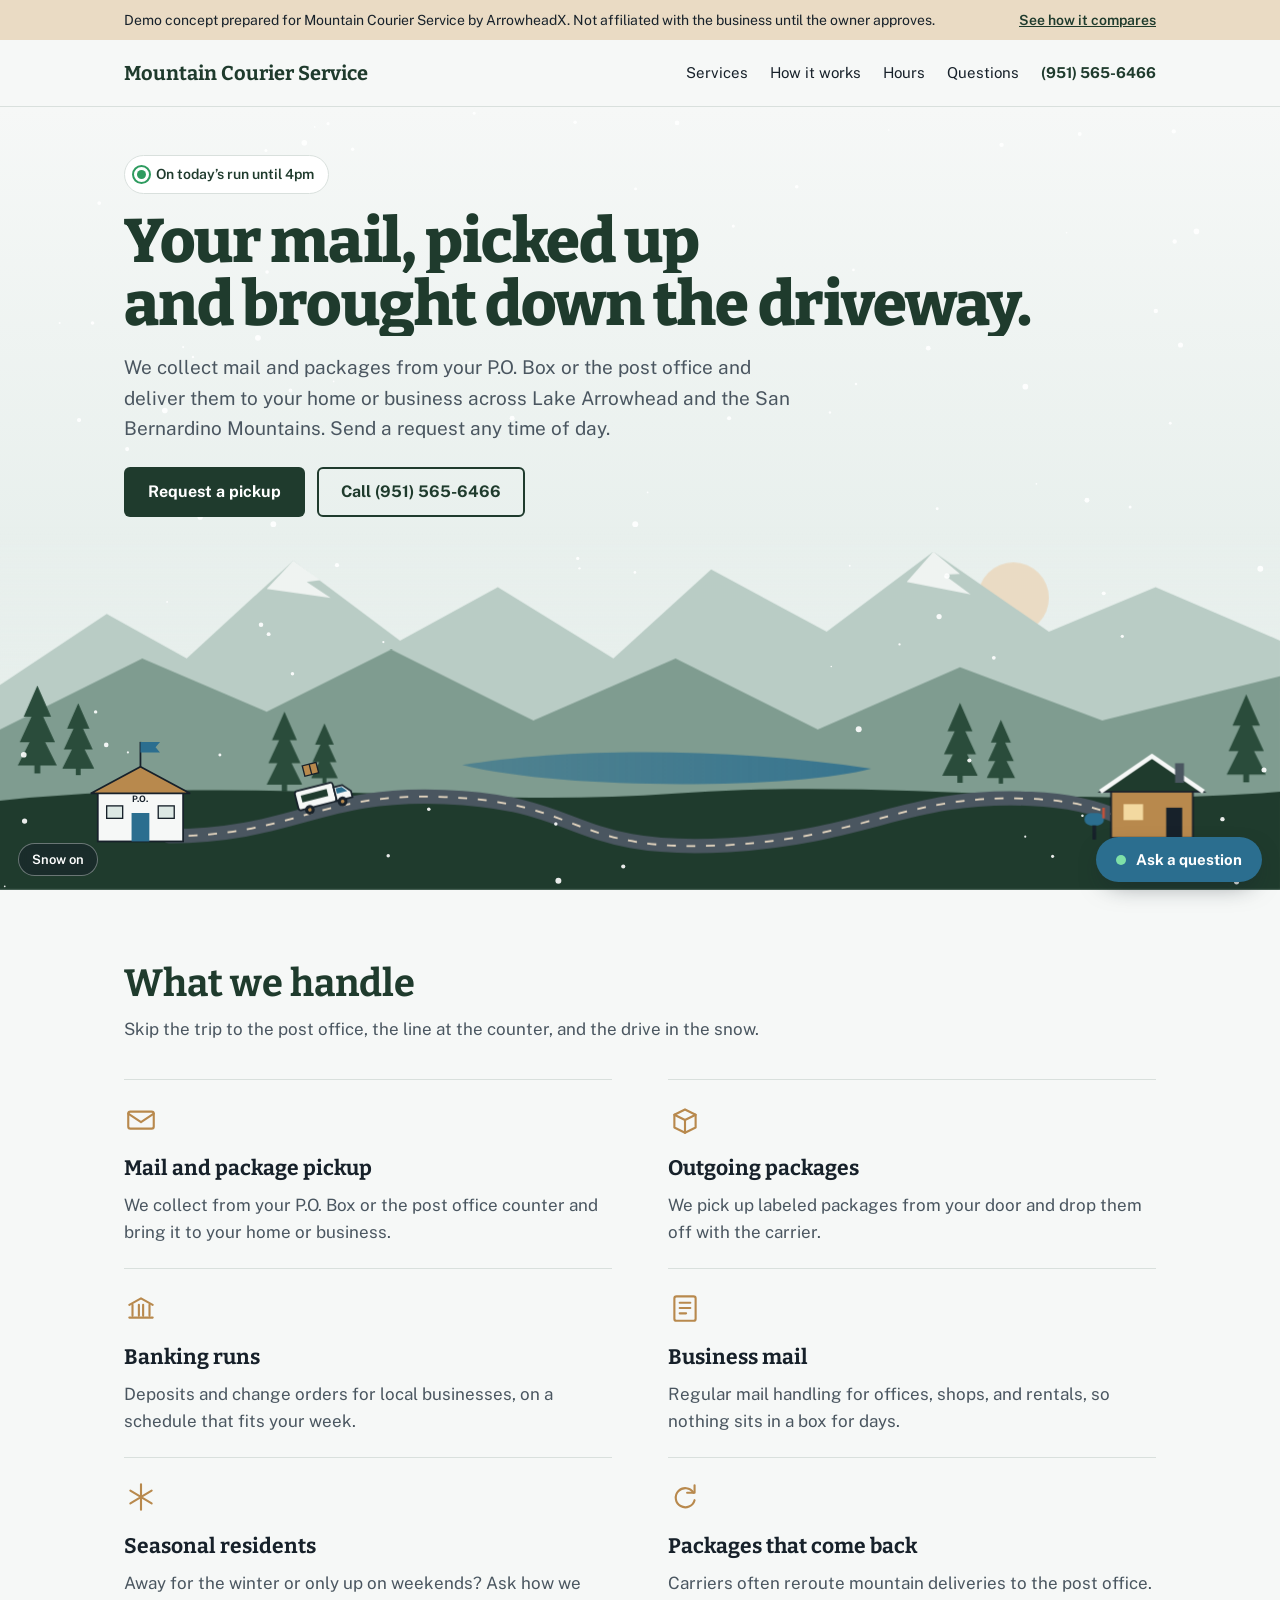
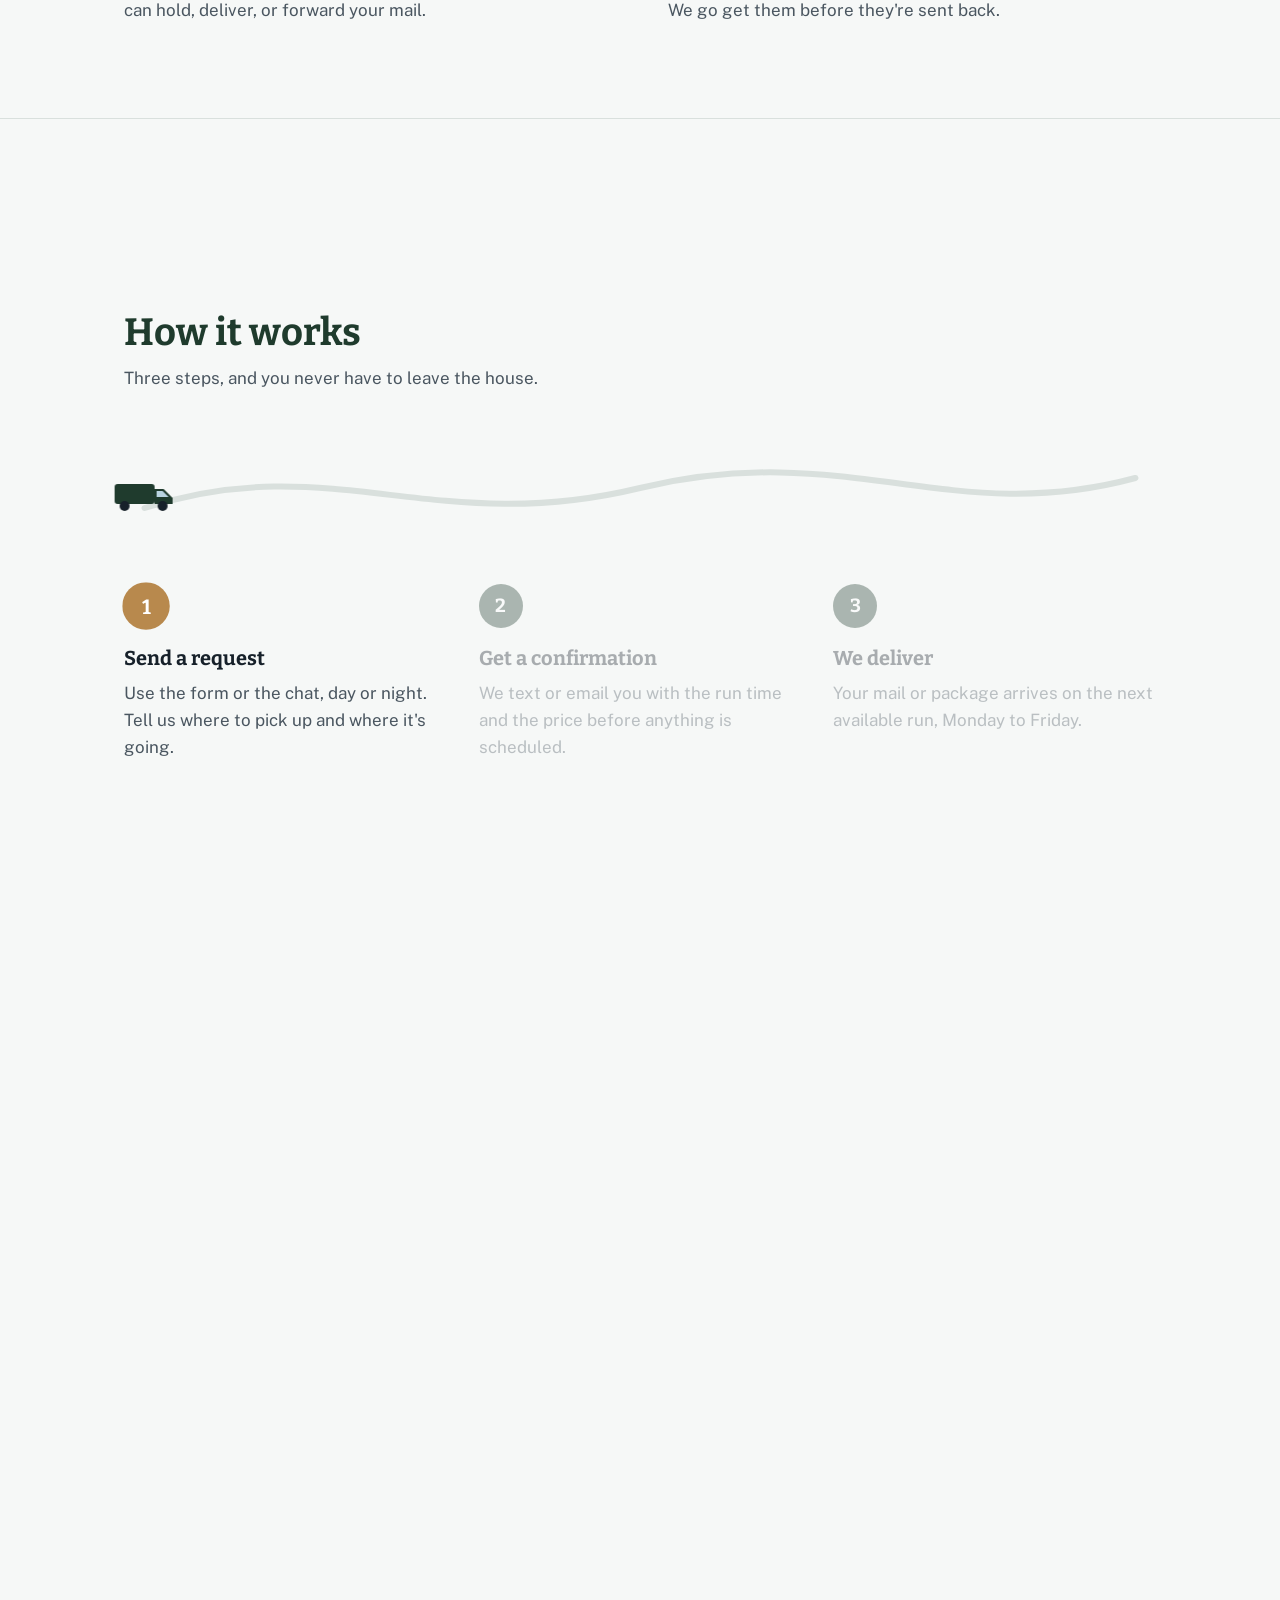
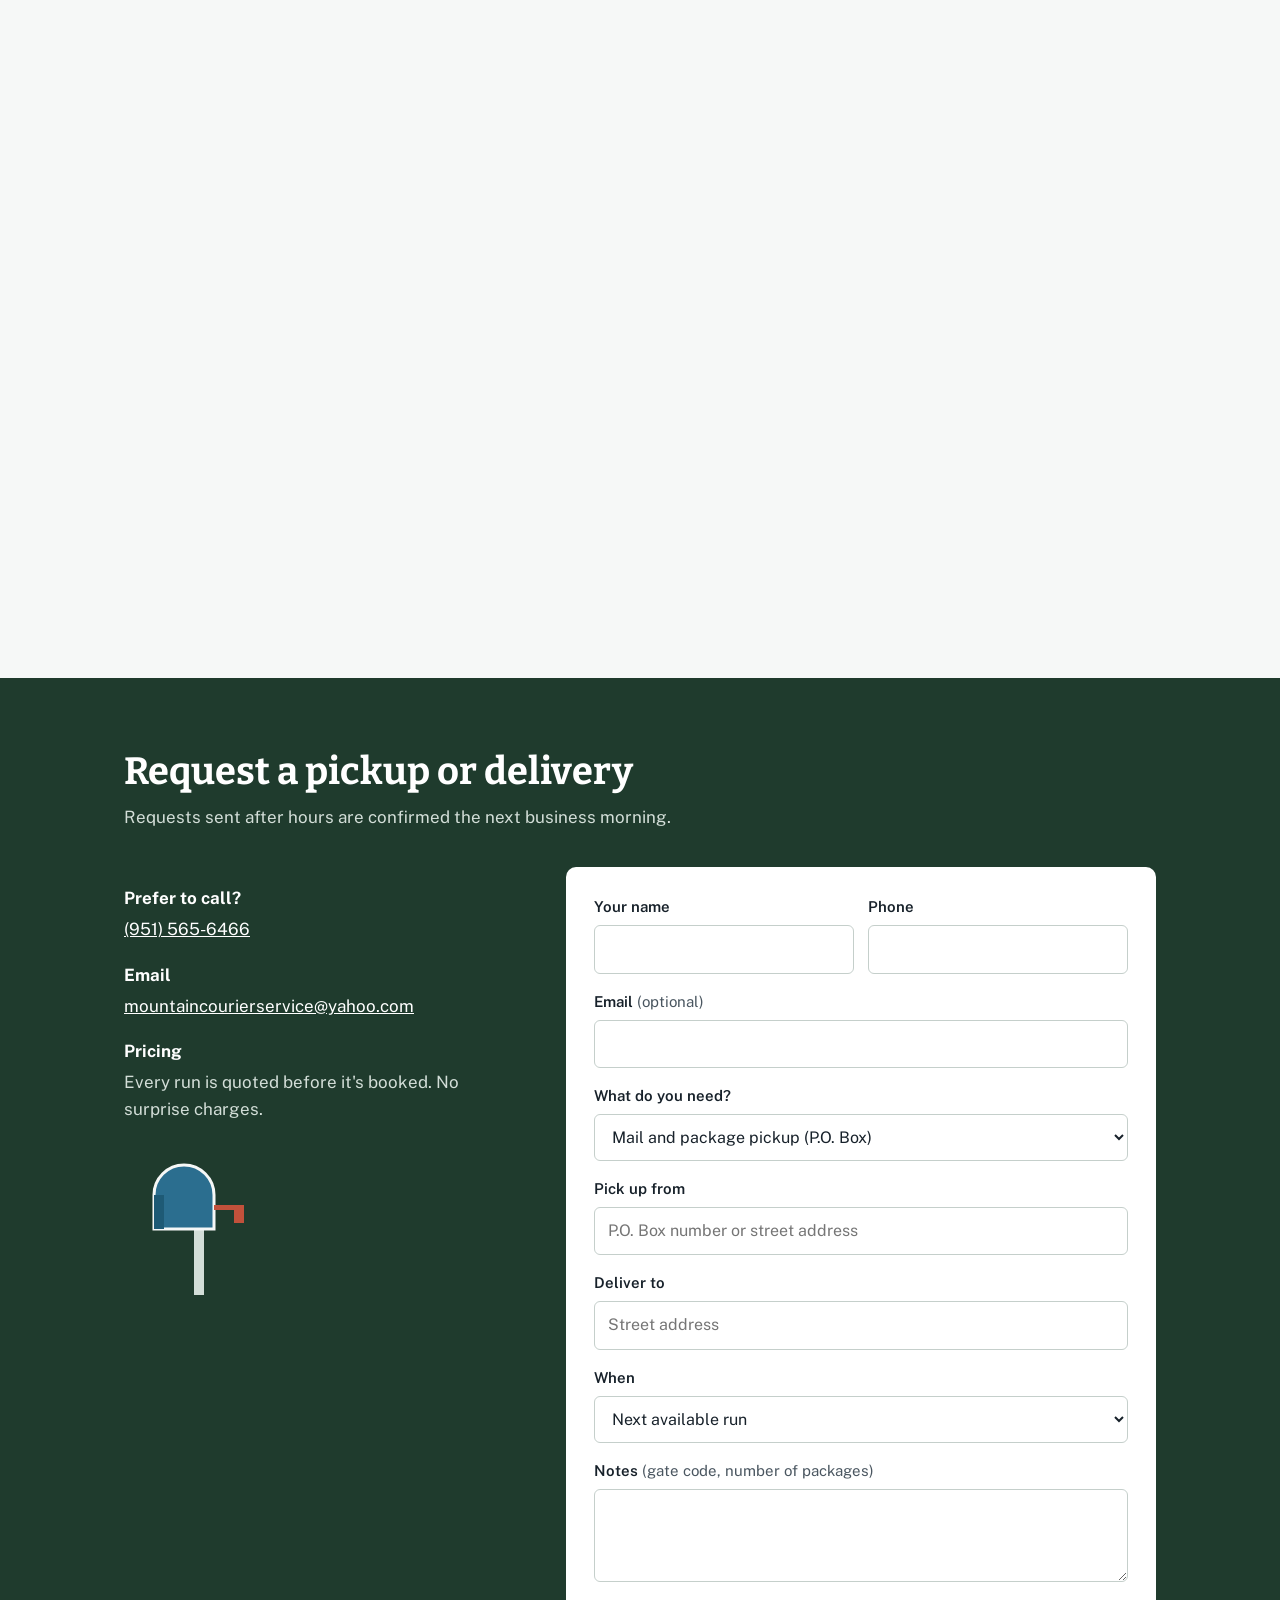
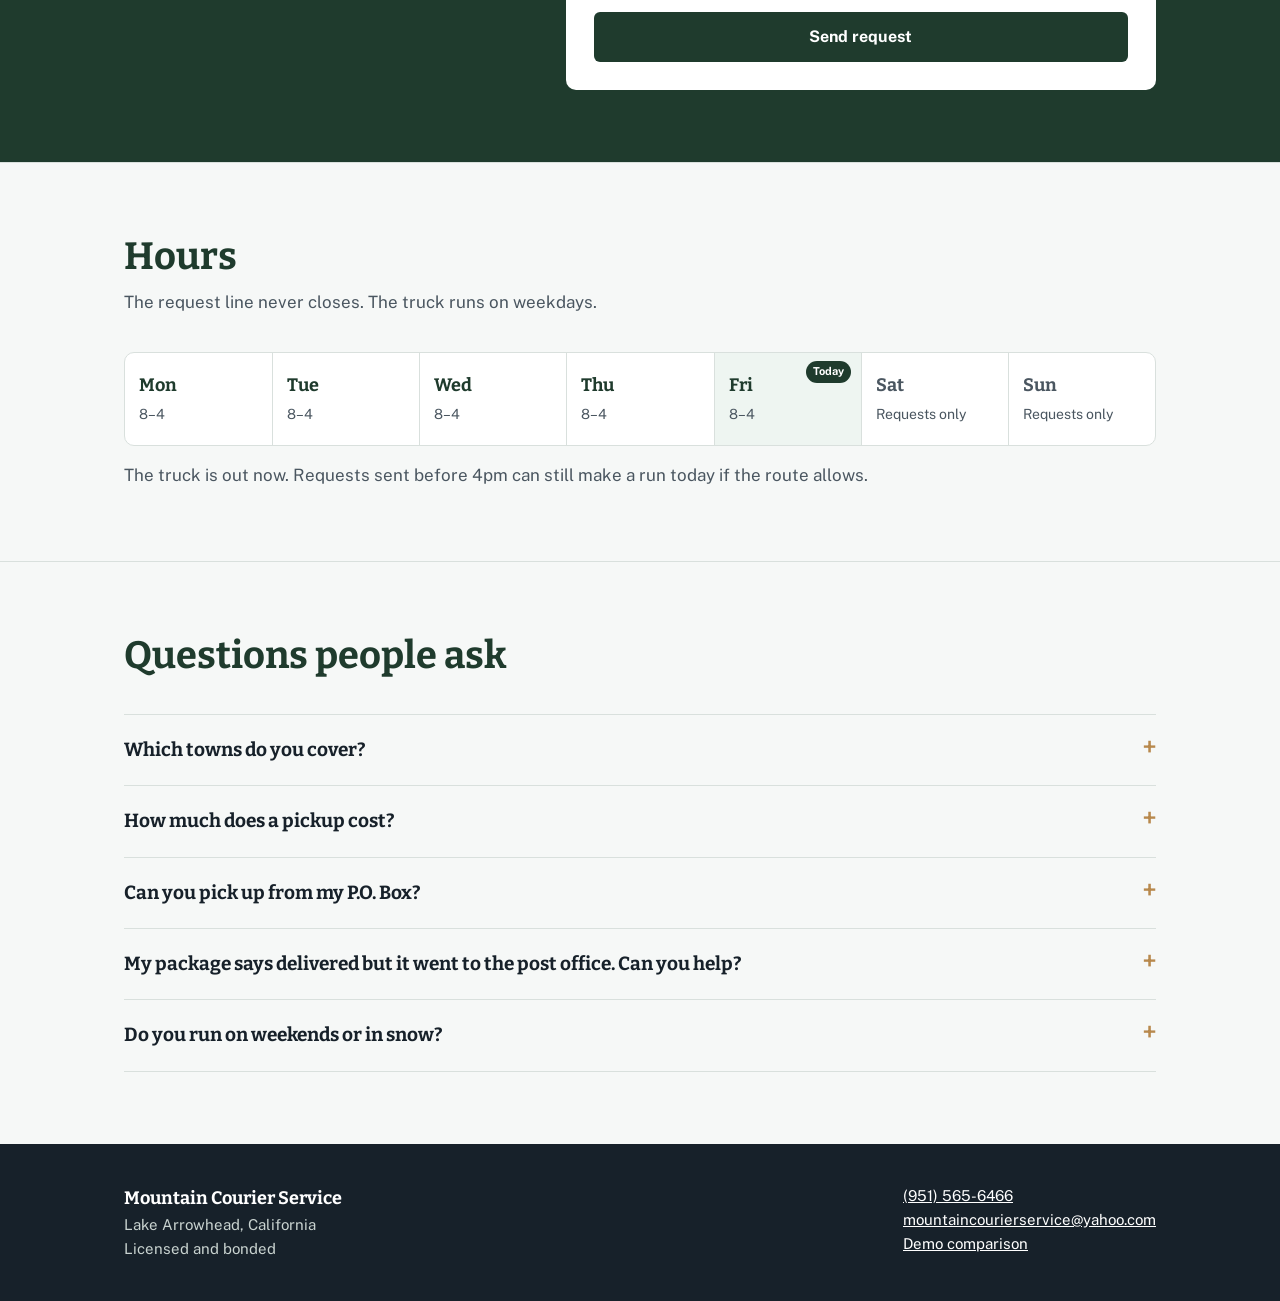
<file: index.html>
<!doctype html>
<html lang="en">
<head>
<meta charset="utf-8">
<meta name="viewport" content="width=device-width, initial-scale=1">
<title>Mountain Courier Service | Mail &amp; package pickup in Lake Arrowhead (demo)</title>
<meta name="description" content="Demo concept: mail and package pickup from your P.O. Box, delivered to your home or business in Lake Arrowhead and the San Bernardino Mountains. Request a pickup any time.">
<meta name="robots" content="noindex, nofollow">
<link rel="preconnect" href="https://fonts.googleapis.com">
<link rel="preconnect" href="https://fonts.gstatic.com" crossorigin>
<link href="https://fonts.googleapis.com/css2?family=Bitter:wght@600;700;800&family=Public+Sans:wght@400;600;700&display=swap" rel="stylesheet">
<link rel="stylesheet" href="styles.css">
<script>document.documentElement.classList.add('js');</script>
<link rel="icon" href="data:image/svg+xml,%3Csvg xmlns='http://www.w3.org/2000/svg' viewBox='0 0 32 32'%3E%3Cpath d='M3 26 13 8l6 10 3-5 7 13z' fill='%231F3B2D'/%3E%3C/svg%3E">
</head>
<body>

<div class="demo-notice" role="note">
  <div class="wrap">
    <span>Demo concept prepared for Mountain Courier Service by ArrowheadX. Not affiliated with the business until the owner approves.</span>
    <a href="compare.html">See how it compares</a>
  </div>
</div>

<header class="site-header">
  <div class="wrap">
    <a class="brand" href="#top">Mountain Courier Service</a>
    <nav class="site-nav" aria-label="Main">
      <a href="#services">Services</a>
      <a href="#how">How it works</a>
      <a href="#hours">Hours</a>
      <a href="#faq">Questions</a>
      <a class="call" href="tel:+19515656466">(951) 565-6466</a>
    </nav>
  </div>
</header>

<main id="top">
  <!-- HERO: animated mountain route -->
  <section class="hero hero-scene" aria-labelledby="hero-title">
    <div class="wrap hero-copy">
      <div class="status-pill" id="statusPill" aria-live="polite"><span class="dot"></span><span id="statusText">Taking requests</span></div>
      <h1 id="hero-title"><span class="line">Your mail, picked up</span> <span class="line">and brought down the driveway.</span></h1>
      <p class="lede">We collect mail and packages from your P.O. Box or the post office and deliver them to your home or business across Lake Arrowhead and the San Bernardino Mountains. Send a request any time of day.</p>
      <div class="actions">
        <a class="btn btn-primary" href="#request">Request a pickup</a>
        <a class="btn btn-ghost" href="tel:+19515656466">Call (951) 565-6466</a>
      </div>
    </div>

    <div class="scene" id="scene" aria-hidden="true">
      <svg viewBox="0 150 1440 410" preserveAspectRatio="xMidYMax meet" class="scene-svg">
        <defs>
          <linearGradient id="sky" x1="0" y1="0" x2="0" y2="1">
            <stop offset="0" stop-color="#F6F8F7" stop-opacity="0"/>
            <stop offset="1" stop-color="#DCE8E4"/>
          </linearGradient>
          <linearGradient id="lake" x1="0" y1="0" x2="1" y2="0">
            <stop offset="0" stop-color="#2B6E8F" stop-opacity=".55"/>
            <stop offset="1" stop-color="#2B6E8F" stop-opacity=".85"/>
          </linearGradient>
          <symbol id="pine" viewBox="0 0 40 90">
            <path d="M20 0 L34 32 H26 L38 58 H28 L40 82 H0 L12 58 H2 L14 32 H6 Z"/>
            <rect x="17" y="80" width="6" height="10"/>
          </symbol>
        </defs>

        <rect y="150" width="1440" height="410" fill="url(#sky)"/>
        <circle class="sun" cx="1140" cy="232" r="40" fill="#EADBC4"/>

        <g class="layer" data-depth="0.15">
          <path d="M0 330 L120 250 L210 300 L330 190 L450 280 L560 220 L690 300 L800 200 L930 270 L1050 180 L1180 270 L1300 220 L1440 280 V560 H0Z" fill="#B9CCC5"/>
          <path d="M330 190 L360 212 L345 214 L372 232 L300 222Z M1050 180 L1080 205 L1062 206 L1092 228 L1020 214Z" fill="#F6F8F7" opacity=".9"/>
        </g>
        <g class="layer" data-depth="0.3">
          <path d="M0 380 L160 300 L300 360 L440 290 L600 370 L760 300 L920 380 L1080 310 L1240 370 L1440 320 V560 H0Z" fill="#7F9C90"/>
        </g>
        <path d="M520 420 C640 400 820 400 980 424 C900 446 640 450 520 420Z" fill="url(#lake)" class="lake"/>
        <g class="layer" data-depth="0.5" fill="#2A4C3B">
          <use href="#pine" x="20" y="330" width="44" height="100"/><use href="#pine" x="70" y="350" width="36" height="82"/>
          <use href="#pine" x="300" y="360" width="40" height="90"/><use href="#pine" x="350" y="372" width="30" height="70"/>
          <use href="#pine" x="1060" y="350" width="40" height="90"/><use href="#pine" x="1110" y="368" width="32" height="74"/>
          <use href="#pine" x="1380" y="340" width="44" height="100"/>
        </g>

        <!-- ground -->
        <path d="M0 460 C300 430 520 470 760 452 C1000 434 1200 470 1440 450 V560 H0Z" fill="#1F3B2D"/>

        <!-- road -->
        <path id="road" d="M190 500 C330 500 360 450 500 456 C660 462 640 520 820 510 C980 500 1020 452 1160 458 C1210 460 1240 470 1262 480" fill="none" stroke="#4A5660" stroke-width="16" stroke-linecap="round"/>
        <path d="M190 500 C330 500 360 450 500 456 C660 462 640 520 820 510 C980 500 1020 452 1160 458 C1210 460 1240 470 1262 480" fill="none" stroke="#EADBC4" stroke-width="2" stroke-dasharray="10 12" class="road-dash"/>

        <!-- post office -->
        <g transform="translate(110 438)">
          <rect x="0" y="12" width="96" height="56" fill="#F6F8F7" stroke="#17212A" stroke-width="2"/>
          <path d="M-8 14 L48 -16 L104 14Z" fill="#B8894D" stroke="#17212A" stroke-width="2"/>
          <rect x="38" y="36" width="20" height="32" fill="#2B6E8F"/>
          <rect x="10" y="28" width="18" height="14" fill="#DCE8E4" stroke="#17212A" stroke-width="1.5"/>
          <rect x="68" y="28" width="18" height="14" fill="#DCE8E4" stroke="#17212A" stroke-width="1.5"/>
          <line x1="48" y1="-16" x2="48" y2="-44" stroke="#17212A" stroke-width="2"/>
          <path class="flag" d="M48 -44 h22 l-5 6 l5 6 h-22z" fill="#2B6E8F"/>
          <text x="48" y="24" text-anchor="middle" font-family="Public Sans, sans-serif" font-size="10" font-weight="700" fill="#17212A">P.O.</text>
        </g>

        <!-- cabin -->
        <g transform="translate(1250 424)">
          <rect x="0" y="22" width="92" height="56" fill="#B8894D" stroke="#17212A" stroke-width="2"/>
          <path d="M-12 26 L46 -14 L104 26Z" fill="#1F3B2D" stroke="#17212A" stroke-width="2"/>
          <path d="M-12 26 L46 -14 L104 26" fill="none" stroke="#F6F8F7" stroke-width="5" class="roof-snow"/>
          <rect x="62" y="44" width="18" height="34" fill="#17212A"/>
          <rect x="14" y="40" width="22" height="18" fill="#F3D9A0" class="window"/>
          <rect x="72" y="-6" width="10" height="22" fill="#4A5660"/>
          <g class="smoke"><circle cx="77" cy="-14" r="6" fill="#DCE8E4"/><circle cx="84" cy="-28" r="8" fill="#DCE8E4"/><circle cx="78" cy="-46" r="10" fill="#DCE8E4"/></g>
          <!-- mailbox -->
          <g transform="translate(-30 50)"><rect x="0" y="0" width="22" height="14" rx="7" fill="#2B6E8F"/><rect x="9" y="14" width="4" height="16" fill="#17212A"/><rect class="mb-flag" x="20" y="-6" width="3" height="12" fill="#C2513B"/></g>
        </g>

        <!-- van -->
        <g id="van">
          <g transform="translate(-30 -34)">
            <rect x="0" y="6" width="44" height="22" rx="3" fill="#F6F8F7" stroke="#17212A" stroke-width="2"/>
            <path d="M44 12 h10 l8 9 v7 h-18z" fill="#F6F8F7" stroke="#17212A" stroke-width="2"/>
            <path d="M46 14 h7 l5 6 h-12z" fill="#2B6E8F"/>
            <rect x="6" y="12" width="30" height="8" fill="#1F3B2D"/>
            <circle cx="12" cy="30" r="5.5" fill="#17212A"/><circle cx="50" cy="30" r="5.5" fill="#17212A"/>
            <circle cx="12" cy="30" r="2" fill="#B8894D"/><circle cx="50" cy="30" r="2" fill="#B8894D"/>
          </g>
          <g class="parcel" transform="translate(-14 -54)">
            <rect x="0" y="0" width="16" height="12" fill="#B8894D" stroke="#17212A" stroke-width="1.5"/>
            <line x1="8" y1="0" x2="8" y2="12" stroke="#17212A" stroke-width="1.5"/>
          </g>
        </g>
      </svg>
    </div>
    <canvas id="snow" class="snow"></canvas>
    <button class="snow-toggle" id="snowToggle" type="button" aria-pressed="true">Snow on</button>
  </section>

  <section class="section" id="services">
    <div class="wrap">
      <div class="section-head reveal">
        <h2>What we handle</h2>
        <p>Skip the trip to the post office, the line at the counter, and the drive in the snow.</p>
      </div>
      <ul class="services stagger">
        <li><svg class="ico" viewBox="0 0 32 32"><rect x="4" y="9" width="24" height="16" rx="2"/><path d="M4 11l12 8 12-8"/></svg><h3>Mail and package pickup</h3><p>We collect from your P.O. Box or the post office counter and bring it to your home or business.</p></li>
        <li><svg class="ico" viewBox="0 0 32 32"><path d="M6 12l10-5 10 5v12l-10 5-10-5z"/><path d="M6 12l10 5 10-5M16 17v12"/></svg><h3>Outgoing packages</h3><p>We pick up labeled packages from your door and drop them off with the carrier.</p></li>
        <li><svg class="ico" viewBox="0 0 32 32"><path d="M5 13l11-6 11 6"/><path d="M8 13v10M14 13v10M18 13v10M24 13v10M5 25h22"/></svg><h3>Banking runs</h3><p>Deposits and change orders for local businesses, on a schedule that fits your week.</p></li>
        <li><svg class="ico" viewBox="0 0 32 32"><rect x="6" y="5" width="20" height="23" rx="2"/><path d="M11 11h10M11 16h10M11 21h6"/></svg><h3>Business mail</h3><p>Regular mail handling for offices, shops, and rentals, so nothing sits in a box for days.</p></li>
        <li><svg class="ico" viewBox="0 0 32 32"><path d="M16 4v24M6 10l20 12M26 10L6 22"/></svg><h3>Seasonal residents</h3><p>Away for the winter or only up on weekends? Ask how we can hold, deliver, or forward your mail.</p></li>
        <li><svg class="ico" viewBox="0 0 32 32"><path d="M24 12a9 9 0 1 0 1 7"/><path d="M25 5v7h-7"/></svg><h3>Packages that come back</h3><p>Carriers often reroute mountain deliveries to the post office. We go get them before they're sent back.</p></li>
      </ul>
    </div>
  </section>

  <!-- HOW IT WORKS: scroll-driven route -->
  <section class="route-section" id="how" aria-labelledby="how-title">
    <div class="route-sticky">
      <div class="wrap">
        <div class="section-head">
          <h2 id="how-title">How it works</h2>
          <p>Three steps, and you never have to leave the house.</p>
        </div>
        <div class="route-track" aria-hidden="true">
          <svg viewBox="0 0 1000 120" preserveAspectRatio="none" class="route-svg">
            <path id="routePath" d="M20 80 C200 20 300 110 500 60 C700 10 800 100 980 50" fill="none" stroke="#D9E0DD" stroke-width="6" stroke-linecap="round"/>
            <path id="routeDraw" d="M20 80 C200 20 300 110 500 60 C700 10 800 100 980 50" fill="none" stroke="#B8894D" stroke-width="6" stroke-linecap="round"/>
          </svg>
          <div class="route-van" id="routeVan">
            <svg viewBox="0 0 64 36"><rect x="2" y="6" width="40" height="20" rx="3" fill="#1F3B2D"/><path d="M42 11h9l9 9v6H42z" fill="#1F3B2D"/><path d="M44 13h6l6 6H44z" fill="#B9D3E0"/><circle cx="12" cy="28" r="5" fill="#17212A"/><circle cx="50" cy="28" r="5" fill="#17212A"/></svg>
          </div>
        </div>
        <ol class="steps route-steps">
          <li data-at="0"><h3>Send a request</h3><p>Use the form or the chat, day or night. Tell us where to pick up and where it's going.</p></li>
          <li data-at="0.45"><h3>Get a confirmation</h3><p>We text or email you with the run time and the price before anything is scheduled.</p></li>
          <li data-at="0.85"><h3>We deliver</h3><p>Your mail or package arrives on the next available run, Monday to Friday.</p></li>
        </ol>
      </div>
    </div>
  </section>

  <section class="section request-section" id="request">
    <div class="wrap">
      <div class="section-head reveal">
        <h2>Request a pickup or delivery</h2>
        <p>Requests sent after hours are confirmed the next business morning.</p>
      </div>
      <div class="request-grid">
        <div class="request-aside reveal">
          <dl>
            <dt>Prefer to call?</dt>
            <dd><a href="tel:+19515656466">(951) 565-6466</a></dd>
            <dt>Email</dt>
            <dd><a href="mailto:mountaincourierservice@yahoo.com">mountaincourierservice@yahoo.com</a></dd>
            <dt>Pricing</dt>
            <dd>Every run is quoted before it's booked. No surprise charges.</dd>
          </dl>
          <div class="mailbox-art" aria-hidden="true">
            <svg viewBox="0 0 160 140">
              <rect x="70" y="70" width="10" height="70" fill="#D3DED8"/>
              <path d="M30 40 a30 30 0 0 1 60 0 v34 h-60z" fill="#2B6E8F" stroke="#F6F8F7" stroke-width="3"/>
              <rect class="mb-door" x="30" y="40" width="10" height="34" fill="#1E5A75"/>
              <rect class="mb-flag2" x="88" y="22" width="5" height="30" fill="#C2513B"/>
              <rect class="mb-flag2" x="88" y="22" width="18" height="10" fill="#C2513B"/>
            </svg>
            <svg class="flying-letter" id="flyingLetter" viewBox="0 0 40 28"><rect x="1" y="1" width="38" height="26" rx="2" fill="#F6F8F7" stroke="#B8894D" stroke-width="2"/><path d="M1 3l19 13L39 3" fill="none" stroke="#B8894D" stroke-width="2"/></svg>
          </div>
        </div>

        <form class="request-form reveal" id="requestForm" novalidate>
          <div class="field-row">
            <div class="field"><label for="name">Your name</label><input id="name" name="name" autocomplete="name" required></div>
            <div class="field"><label for="phone">Phone</label><input id="phone" name="phone" type="tel" autocomplete="tel" required></div>
          </div>
          <div class="field"><label for="email">Email <span class="hint">(optional)</span></label><input id="email" name="email" type="email" autocomplete="email"></div>
          <div class="field">
            <label for="service">What do you need?</label>
            <select id="service" name="service">
              <option>Mail and package pickup (P.O. Box)</option>
              <option>Outgoing package drop-off</option>
              <option>Banking run</option>
              <option>Regular business mail</option>
              <option>Seasonal mail question</option>
            </select>
          </div>
          <div class="field"><label for="from">Pick up from</label><input id="from" name="from" placeholder="P.O. Box number or street address"></div>
          <div class="field"><label for="to">Deliver to</label><input id="to" name="to" placeholder="Street address"></div>
          <div class="field">
            <label for="when">When</label>
            <select id="when" name="when">
              <option>Next available run</option>
              <option>Morning</option>
              <option>Afternoon</option>
              <option>A specific day (add it in notes)</option>
            </select>
          </div>
          <div class="field"><label for="notes">Notes <span class="hint">(gate code, number of packages)</span></label><textarea id="notes" name="notes" rows="3"></textarea></div>
          <button class="btn btn-primary send-btn" type="submit"><span class="send-label">Send request</span></button>
          <div class="confirm" id="confirm" role="status" aria-live="polite"></div>
        </form>
      </div>
    </div>
  </section>

  <section class="section" id="hours">
    <div class="wrap">
      <div class="section-head reveal">
        <h2>Hours</h2>
        <p>The request line never closes. The truck runs on weekdays.</p>
      </div>
      <div class="week reveal" id="week" aria-label="Weekly schedule">
        <div data-d="1"><b>Mon</b><span>8–4</span></div>
        <div data-d="2"><b>Tue</b><span>8–4</span></div>
        <div data-d="3"><b>Wed</b><span>8–4</span></div>
        <div data-d="4"><b>Thu</b><span>8–4</span></div>
        <div data-d="5"><b>Fri</b><span>8–4</span></div>
        <div data-d="6" class="off"><b>Sat</b><span>Requests only</span></div>
        <div data-d="0" class="off"><b>Sun</b><span>Requests only</span></div>
      </div>
      <p class="week-note" id="weekNote">Requests are taken online and by chat any time. After-hours requests are confirmed the next business morning.</p>
    </div>
  </section>

  <section class="section faq" id="faq">
    <div class="wrap">
      <div class="section-head reveal">
        <h2>Questions people ask</h2>
      </div>
      <details><summary>Which towns do you cover?</summary><div class="faq-body"><p>Lake Arrowhead and the surrounding mountain communities. Send your address with your request and we'll confirm it's on the route.</p></div></details>
      <details><summary>How much does a pickup cost?</summary><div class="faq-body"><p>It depends on the run and how often you need it. You'll get the exact price by text or email before anything is booked.</p></div></details>
      <details><summary>Can you pick up from my P.O. Box?</summary><div class="faq-body"><p>Yes. We'll walk you through the authorization the post office needs so we can collect on your behalf.</p></div></details>
      <details><summary>My package says delivered but it went to the post office. Can you help?</summary><div class="faq-body"><p>Yes, that happens often on the mountain. Send us the tracking number and we'll pick it up before it's returned to the sender.</p></div></details>
      <details><summary>Do you run on weekends or in snow?</summary><div class="faq-body"><p>Runs go out Monday to Friday. In heavy weather we'll text you if a run needs to move to the next safe day.</p></div></details>
    </div>
  </section>
</main>

<footer class="site-footer">
  <div class="wrap">
    <div>
      <strong>Mountain Courier Service</strong><br>
      Lake Arrowhead, California<br>
      Licensed and bonded
    </div>
    <div>
      <a href="tel:+19515656466">(951) 565-6466</a><br>
      <a href="mailto:mountaincourierservice@yahoo.com">mountaincourierservice@yahoo.com</a><br>
      <a href="compare.html">Demo comparison</a>
    </div>
  </div>
</footer>

<button class="chat-launch" id="chatLaunch" aria-expanded="false" aria-controls="chat"><span class="pulse"></span>Ask a question</button>
<div class="chat" id="chat" role="dialog" aria-label="Virtual assistant (demo)">
  <div class="chat-head"><b>Ask us anything</b><button type="button" id="chatClose" aria-label="Close chat">&times;</button></div>
  <div class="chat-body" id="chatBody" aria-live="polite">
    <div class="msg bot">Hi! I can answer questions and take a pickup request, even after hours. What do you need?</div>
  </div>
  <div class="chips" id="chips">
    <button type="button">What are your hours?</button>
    <button type="button">How much is it?</button>
    <button type="button">Pick up from my P.O. Box</button>
  </div>
  <form class="chat-input" id="chatForm">
    <label for="chatIn" class="sr-only">Message</label>
    <input id="chatIn" placeholder="Type a question" autocomplete="off">
    <button type="submit">Send</button>
  </form>
</div>

<script src="app.js"></script>
</body>
</html>
</file>
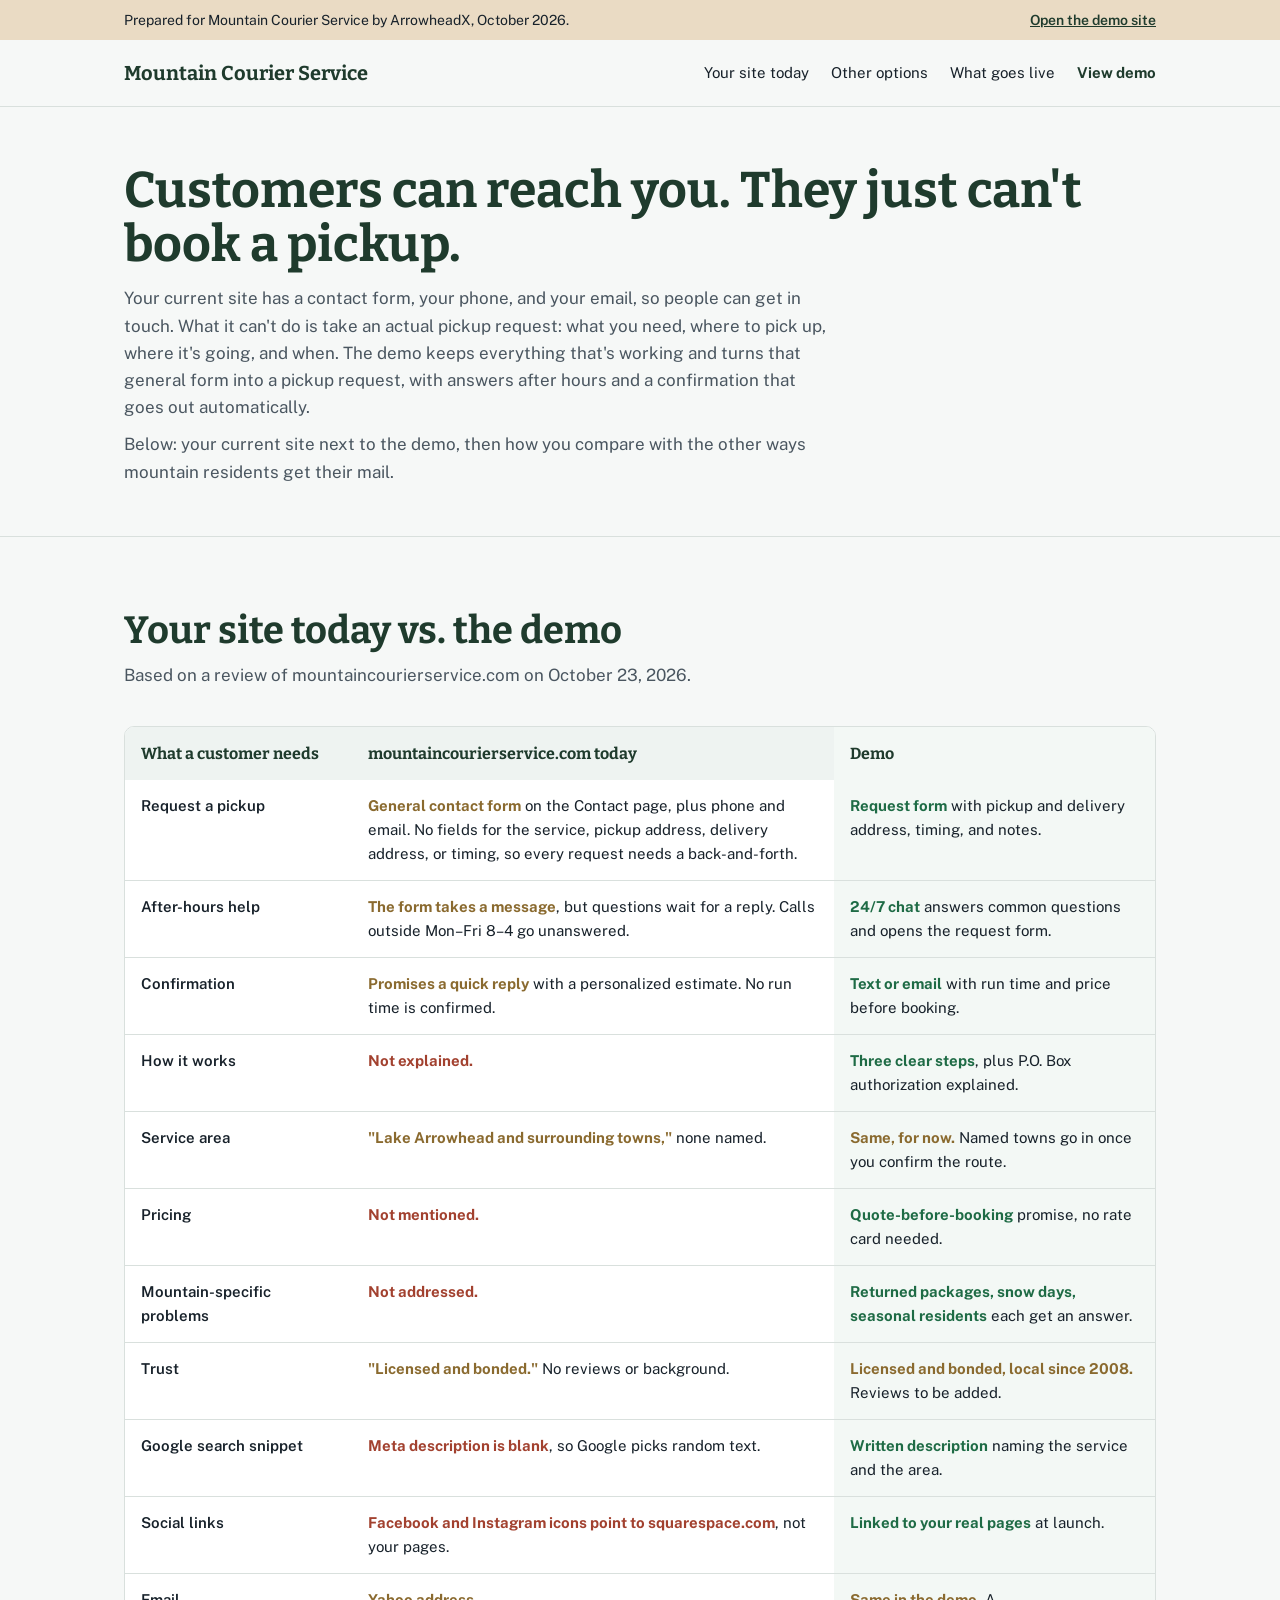
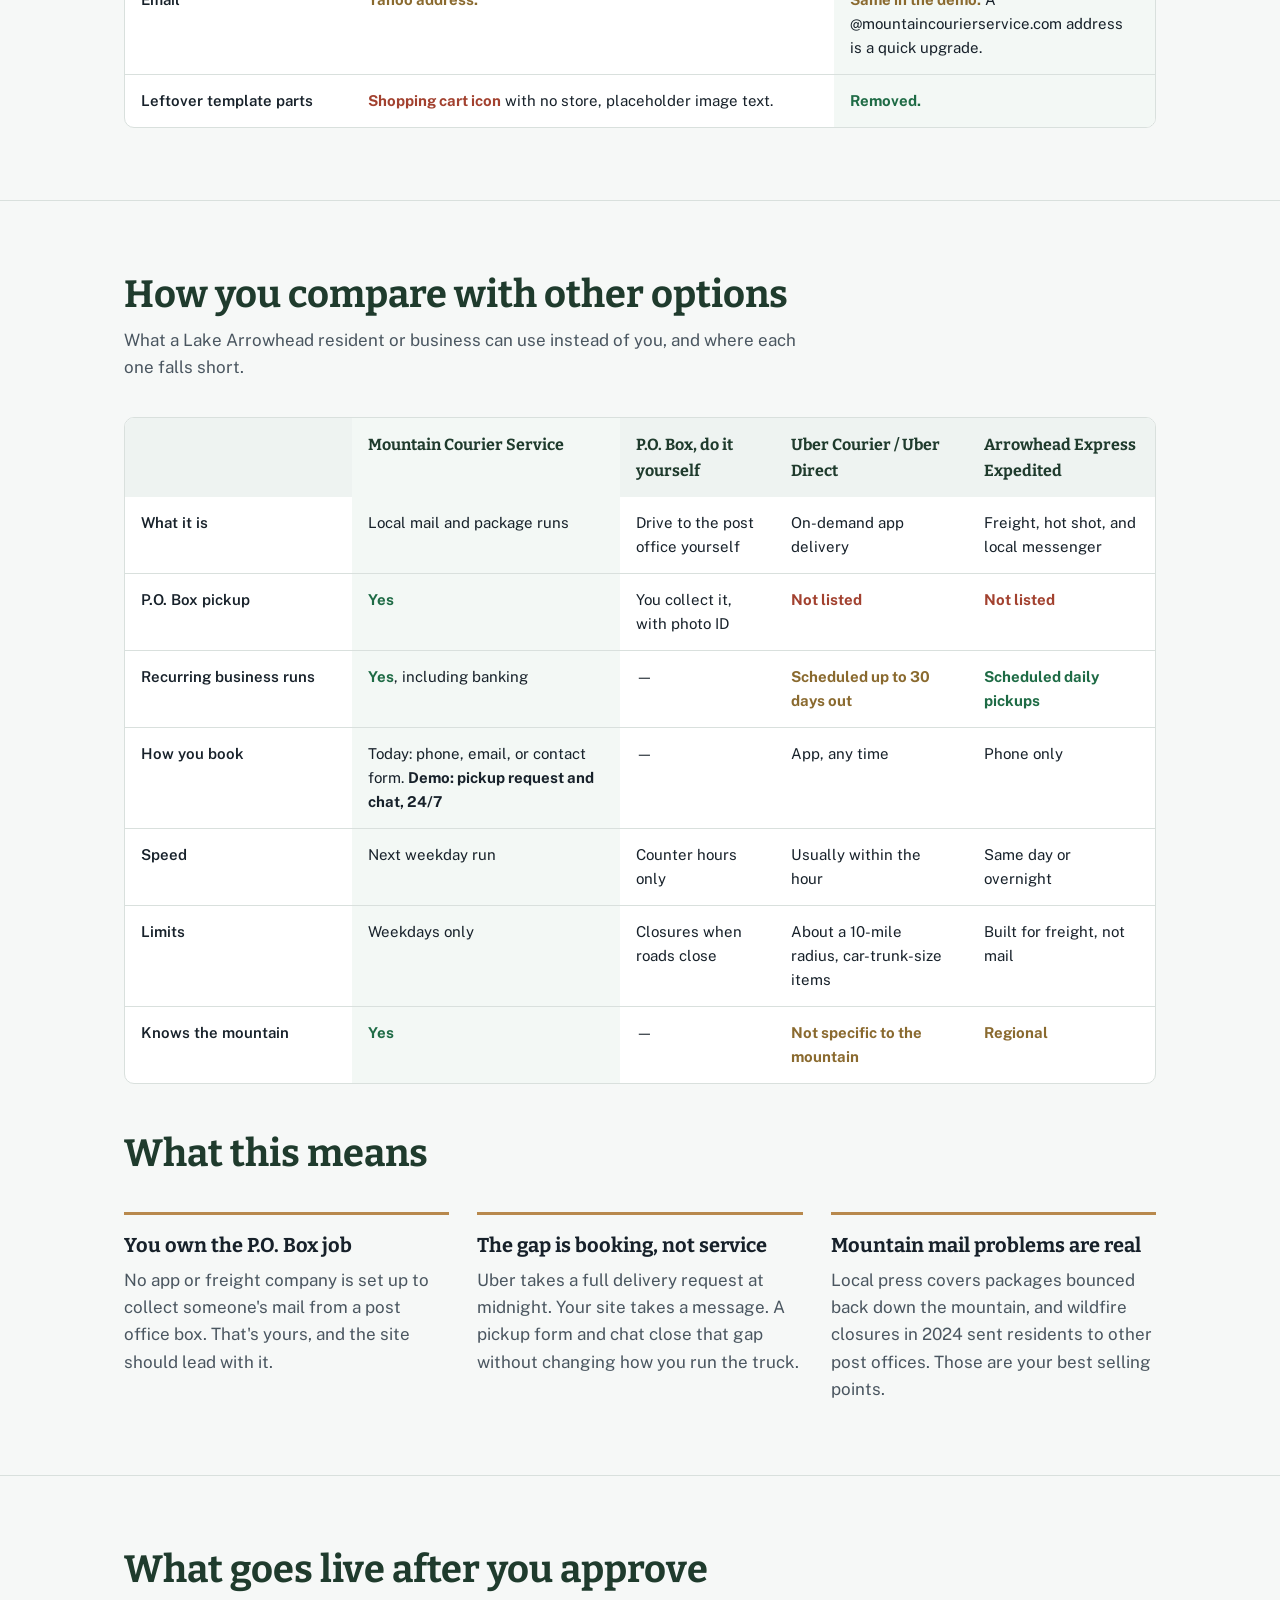
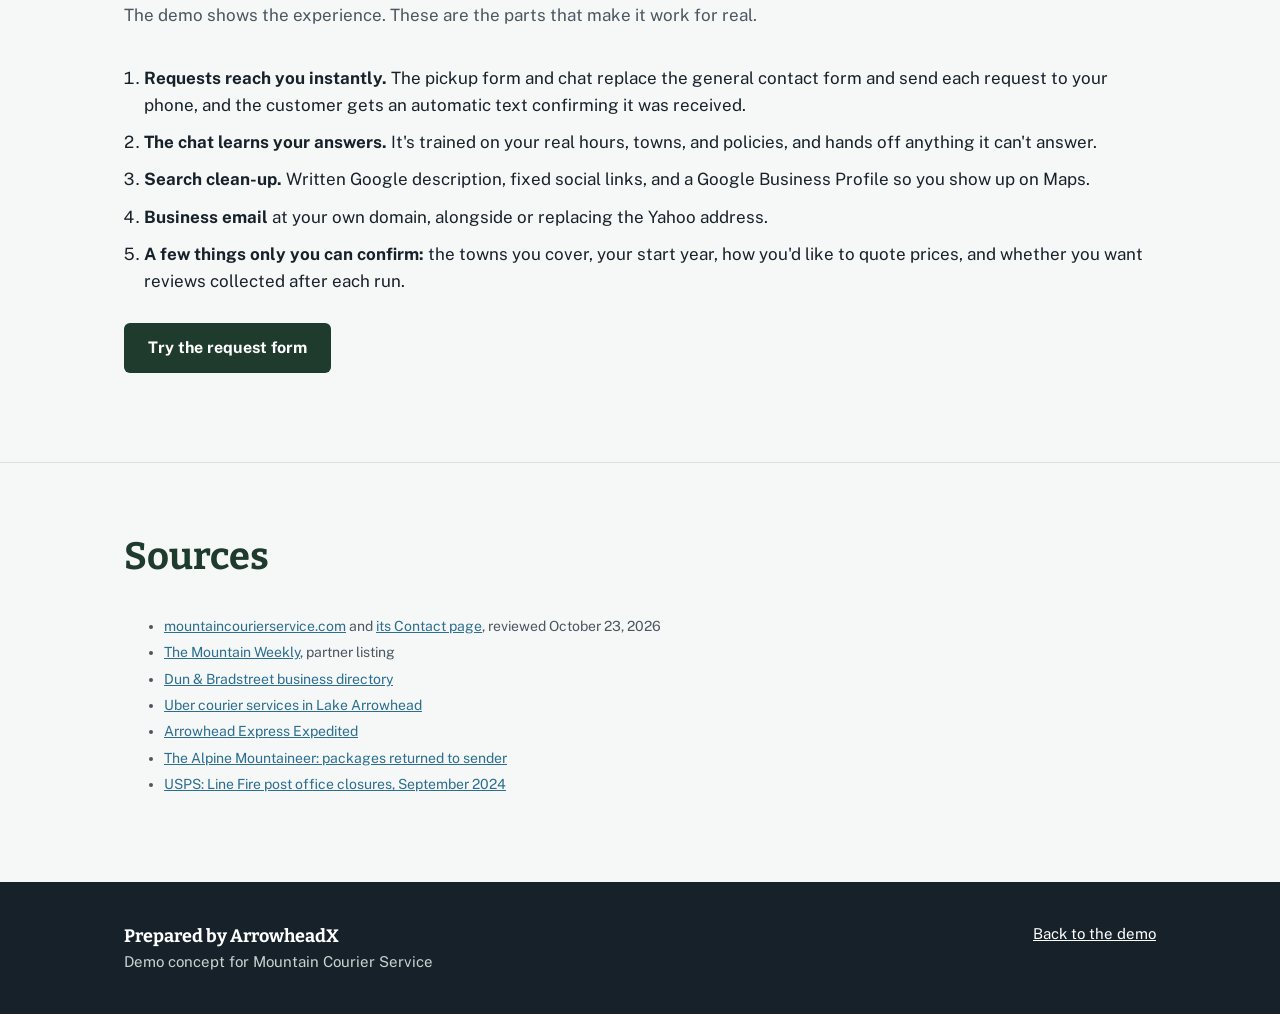
<file: compare.html>
<!doctype html>
<html lang="en">
<head>
<meta charset="utf-8">
<meta name="viewport" content="width=device-width, initial-scale=1">
<title>Mountain Courier Service | Current site vs. demo</title>
<meta name="description" content="How the Mountain Courier Service demo compares with the current site and with other ways mountain residents get their mail and packages.">
<meta name="robots" content="noindex, nofollow">
<link rel="preconnect" href="https://fonts.googleapis.com">
<link rel="preconnect" href="https://fonts.gstatic.com" crossorigin>
<link href="https://fonts.googleapis.com/css2?family=Bitter:wght@600;700;800&family=Public+Sans:wght@400;600;700&display=swap" rel="stylesheet">
<link rel="stylesheet" href="styles.css">
<link rel="icon" href="data:image/svg+xml,%3Csvg xmlns='http://www.w3.org/2000/svg' viewBox='0 0 32 32'%3E%3Cpath d='M3 26 13 8l6 10 3-5 7 13z' fill='%231F3B2D'/%3E%3C/svg%3E">
</head>
<body>

<div class="demo-notice" role="note">
  <div class="wrap">
    <span>Prepared for Mountain Courier Service by ArrowheadX, October 2026.</span>
    <a href="index.html">Open the demo site</a>
  </div>
</div>

<header class="site-header">
  <div class="wrap">
    <a class="brand" href="index.html">Mountain Courier Service</a>
    <nav class="site-nav" aria-label="Page">
      <a href="#site">Your site today</a>
      <a href="#market">Other options</a>
      <a href="#next">What goes live</a>
      <a class="call" href="index.html">View demo</a>
    </nav>
  </div>
</header>

<main>
  <section class="compare-hero">
    <div class="wrap">
      <h1>Customers can reach you. They just can't book a pickup.</h1>
      <p>Your current site has a contact form, your phone, and your email, so people can get in touch. What it can't do is take an actual pickup request: what you need, where to pick up, where it's going, and when. The demo keeps everything that's working and turns that general form into a pickup request, with answers after hours and a confirmation that goes out automatically.</p>
      <p>Below: your current site next to the demo, then how you compare with the other ways mountain residents get their mail.</p>
    </div>
  </section>

  <section class="section" id="site">
    <div class="wrap">
      <div class="section-head">
        <h2>Your site today vs. the demo</h2>
        <p>Based on a review of mountaincourierservice.com on October 23, 2026.</p>
      </div>
      <div class="table-scroll">
        <table>
          <thead>
            <tr><th scope="col">What a customer needs</th><th scope="col">mountaincourierservice.com today</th><th scope="col" class="col-demo">Demo</th></tr>
          </thead>
          <tbody>
            <tr><th scope="row">Request a pickup</th><td><span class="mark part">General contact form</span> on the Contact page, plus phone and email. No fields for the service, pickup address, delivery address, or timing, so every request needs a back-and-forth.</td><td class="col-demo"><span class="mark yes">Request form</span> with pickup and delivery address, timing, and notes.</td></tr>
            <tr><th scope="row">After-hours help</th><td><span class="mark part">The form takes a message</span>, but questions wait for a reply. Calls outside Mon–Fri 8–4 go unanswered.</td><td class="col-demo"><span class="mark yes">24/7 chat</span> answers common questions and opens the request form.</td></tr>
            <tr><th scope="row">Confirmation</th><td><span class="mark part">Promises a quick reply</span> with a personalized estimate. No run time is confirmed.</td><td class="col-demo"><span class="mark yes">Text or email</span> with run time and price before booking.</td></tr>
            <tr><th scope="row">How it works</th><td><span class="mark no">Not explained.</span></td><td class="col-demo"><span class="mark yes">Three clear steps</span>, plus P.O. Box authorization explained.</td></tr>
            <tr><th scope="row">Service area</th><td><span class="mark part">"Lake Arrowhead and surrounding towns,"</span> none named.</td><td class="col-demo"><span class="mark part">Same, for now.</span> Named towns go in once you confirm the route.</td></tr>
            <tr><th scope="row">Pricing</th><td><span class="mark no">Not mentioned.</span></td><td class="col-demo"><span class="mark yes">Quote-before-booking</span> promise, no rate card needed.</td></tr>
            <tr><th scope="row">Mountain-specific problems</th><td><span class="mark no">Not addressed.</span></td><td class="col-demo"><span class="mark yes">Returned packages, snow days, seasonal residents</span> each get an answer.</td></tr>
            <tr><th scope="row">Trust</th><td><span class="mark part">"Licensed and bonded."</span> No reviews or background.</td><td class="col-demo"><span class="mark part">Licensed and bonded, local since 2008.</span> Reviews to be added.</td></tr>
            <tr><th scope="row">Google search snippet</th><td><span class="mark no">Meta description is blank</span>, so Google picks random text.</td><td class="col-demo"><span class="mark yes">Written description</span> naming the service and the area.</td></tr>
            <tr><th scope="row">Social links</th><td><span class="mark no">Facebook and Instagram icons point to squarespace.com</span>, not your pages.</td><td class="col-demo"><span class="mark yes">Linked to your real pages</span> at launch.</td></tr>
            <tr><th scope="row">Email</th><td><span class="mark part">Yahoo address.</span></td><td class="col-demo"><span class="mark part">Same in the demo.</span> A @mountaincourierservice.com address is a quick upgrade.</td></tr>
            <tr><th scope="row">Leftover template parts</th><td><span class="mark no">Shopping cart icon</span> with no store, placeholder image text.</td><td class="col-demo"><span class="mark yes">Removed.</span></td></tr>
          </tbody>
        </table>
      </div>
    </div>
  </section>

  <section class="section" id="market">
    <div class="wrap">
      <div class="section-head">
        <h2>How you compare with other options</h2>
        <p>What a Lake Arrowhead resident or business can use instead of you, and where each one falls short.</p>
      </div>
      <div class="table-scroll">
        <table>
          <thead>
            <tr>
              <th scope="col"></th>
              <th scope="col" class="col-demo">Mountain Courier Service</th>
              <th scope="col">P.O. Box, do it yourself</th>
              <th scope="col">Uber Courier / Uber Direct</th>
              <th scope="col">Arrowhead Express Expedited</th>
            </tr>
          </thead>
          <tbody>
            <tr><th scope="row">What it is</th><td class="col-demo">Local mail and package runs</td><td>Drive to the post office yourself</td><td>On-demand app delivery</td><td>Freight, hot shot, and local messenger</td></tr>
            <tr><th scope="row">P.O. Box pickup</th><td class="col-demo"><span class="mark yes">Yes</span></td><td>You collect it, with photo ID</td><td><span class="mark no">Not listed</span></td><td><span class="mark no">Not listed</span></td></tr>
            <tr><th scope="row">Recurring business runs</th><td class="col-demo"><span class="mark yes">Yes</span>, including banking</td><td>—</td><td><span class="mark part">Scheduled up to 30 days out</span></td><td><span class="mark yes">Scheduled daily pickups</span></td></tr>
            <tr><th scope="row">How you book</th><td class="col-demo">Today: phone, email, or contact form. <b>Demo: pickup request and chat, 24/7</b></td><td>—</td><td>App, any time</td><td>Phone only</td></tr>
            <tr><th scope="row">Speed</th><td class="col-demo">Next weekday run</td><td>Counter hours only</td><td>Usually within the hour</td><td>Same day or overnight</td></tr>
            <tr><th scope="row">Limits</th><td class="col-demo">Weekdays only</td><td>Closures when roads close</td><td>About a 10-mile radius, car-trunk-size items</td><td>Built for freight, not mail</td></tr>
            <tr><th scope="row">Knows the mountain</th><td class="col-demo"><span class="mark yes">Yes</span></td><td>—</td><td><span class="mark part">Not specific to the mountain</span></td><td><span class="mark part">Regional</span></td></tr>
          </tbody>
        </table>
      </div>

      <div class="section-head" style="margin-top:48px">
        <h2>What this means</h2>
      </div>
      <ul class="takeaways">
        <li><h3>You own the P.O. Box job</h3><p>No app or freight company is set up to collect someone's mail from a post office box. That's yours, and the site should lead with it.</p></li>
        <li><h3>The gap is booking, not service</h3><p>Uber takes a full delivery request at midnight. Your site takes a message. A pickup form and chat close that gap without changing how you run the truck.</p></li>
        <li><h3>Mountain mail problems are real</h3><p>Local press covers packages bounced back down the mountain, and wildfire closures in 2024 sent residents to other post offices. Those are your best selling points.</p></li>
      </ul>
    </div>
  </section>

  <section class="section" id="next">
    <div class="wrap">
      <div class="section-head">
        <h2>What goes live after you approve</h2>
        <p>The demo shows the experience. These are the parts that make it work for real.</p>
      </div>
      <ol class="phase">
        <li><b>Requests reach you instantly.</b> The pickup form and chat replace the general contact form and send each request to your phone, and the customer gets an automatic text confirming it was received.</li>
        <li><b>The chat learns your answers.</b> It's trained on your real hours, towns, and policies, and hands off anything it can't answer.</li>
        <li><b>Search clean-up.</b> Written Google description, fixed social links, and a Google Business Profile so you show up on Maps.</li>
        <li><b>Business email</b> at your own domain, alongside or replacing the Yahoo address.</li>
        <li><b>A few things only you can confirm:</b> the towns you cover, your start year, how you'd like to quote prices, and whether you want reviews collected after each run.</li>
      </ol>
      <p style="margin-top:28px"><a class="btn btn-primary" href="index.html#request">Try the request form</a></p>
    </div>
  </section>

  <section class="section">
    <div class="wrap">
      <div class="section-head"><h2>Sources</h2></div>
      <ul class="sources">
        <li><a href="https://www.mountaincourierservice.com/">mountaincourierservice.com</a> and <a href="https://www.mountaincourierservice.com/contact">its Contact page</a>, reviewed October 23, 2026</li>
        <li><a href="https://themountainweekly.beehiiv.com/p/the-mountain-weekly-0902c9a1fc4d686d">The Mountain Weekly</a>, partner listing</li>
        <li><a href="https://b.assets.dandb.com/businessdirectory/mountaincourierservice-lakearrowhead-ca-25422111.html">Dun &amp; Bradstreet business directory</a></li>
        <li><a href="https://www.uber.com/us/en/b/courier-services/lake-arrowhead-ca-us/">Uber courier services in Lake Arrowhead</a></li>
        <li><a href="https://arrowheadexpressexpedited.yolasite.com/">Arrowhead Express Expedited</a></li>
        <li><a href="https://thealpinemountaineer.com/?p=52038">The Alpine Mountaineer: packages returned to sender</a></li>
        <li><a href="https://about.usps.com/newsroom/local-releases/ca/2024/0910-line-fire-prompts-closure-of-two-more-pos.htm">USPS: Line Fire post office closures, September 2024</a></li>
      </ul>
    </div>
  </section>
</main>

<footer class="site-footer">
  <div class="wrap">
    <div><strong>Prepared by ArrowheadX</strong><br>Demo concept for Mountain Courier Service</div>
    <div><a href="index.html">Back to the demo</a></div>
  </div>
</footer>

</body>
</html>
</file>
<file: styles.css>
:root {
  --pine: #1F3B2D;
  --pine-2: #2A4C3B;
  --lake: #2B6E8F;
  --snow: #F6F8F7;
  --granite: #4A5660;
  --ink: #17212A;
  --kraft: #B8894D;
  --kraft-soft: #EADBC4;
  --line: #D9E0DD;
  --ok: #1E6B45;
  --radius-s: 6px;
  --radius-m: 10px;
  --display: "Bitter", Georgia, serif;
  --body: "Public Sans", system-ui, -apple-system, "Segoe UI", sans-serif;
}

* { box-sizing: border-box; }
html { scroll-behavior: smooth; }
@media (prefers-reduced-motion: reduce) { html { scroll-behavior: auto; } * { transition: none !important; animation: none !important; } }

body {
  margin: 0;
  font-family: var(--body);
  font-size: 17px;
  line-height: 1.6;
  color: var(--ink);
  background: var(--snow);
}

a { color: var(--lake); }
:focus-visible { outline: 3px solid var(--kraft); outline-offset: 2px; }

.wrap { max-width: 1080px; margin: 0 auto; padding: 0 24px; }

/* Demo notice */
.demo-notice {
  background: var(--kraft-soft);
  color: var(--ink);
  font-size: 14px;
  padding: 9px 0;
}
.demo-notice .wrap { display: flex; flex-wrap: wrap; gap: 6px 16px; justify-content: space-between; }
.demo-notice a { color: var(--pine); font-weight: 600; }

/* Header */
.site-header { background: var(--snow); border-bottom: 1px solid var(--line); position: sticky; top: 0; z-index: 30; }
.site-header .wrap { display: flex; align-items: center; justify-content: space-between; height: 66px; }
.brand { font-family: var(--display); font-weight: 700; font-size: 20px; color: var(--pine); text-decoration: none; }
.site-nav { display: flex; gap: 22px; align-items: center; }
.site-nav a { color: var(--ink); text-decoration: none; font-size: 15px; }
.site-nav a:hover { color: var(--lake); }
.site-nav .call { font-weight: 700; color: var(--pine); }

/* Buttons */
.btn {
  display: inline-block;
  font: 700 16px/1 var(--body);
  padding: 15px 22px;
  border-radius: var(--radius-s);
  text-decoration: none;
  border: 2px solid transparent;
  cursor: pointer;
}
.btn-primary { background: var(--pine); color: #fff; }
.btn-primary:hover { background: var(--pine-2); }
.btn-ghost { background: transparent; color: var(--pine); border-color: var(--pine); }
.btn-ghost:hover { background: #fff; }

/* Hero: animated mountain route */
.hero-scene { position: relative; overflow: hidden; padding: 48px 0 0; display: flex; flex-direction: column; background: linear-gradient(180deg, var(--snow) 0%, #E7EFEC 60%, #DCE8E4 100%); border-bottom: 0; }
.hero-copy { position: relative; z-index: 3; width: 100%; }
.hero-scene h1 { font-family: var(--display); font-weight: 800; font-size: clamp(36px, 4.8vw, 62px); line-height: 1.03; letter-spacing: -0.015em; color: var(--pine); margin: 16px 0 16px; max-width: 16em; }
.hero-scene h1 .line { display: block; overflow: hidden; }
.hero-scene .lede { font-size: 19px; max-width: 36em; color: var(--granite); margin: 0 0 24px; }
.hero-scene .actions { display: flex; flex-wrap: wrap; gap: 12px; }

.status-pill { display: inline-flex; align-items: center; gap: 10px; background: #fff; border: 1px solid var(--line); border-radius: 999px; padding: 7px 14px 7px 12px; font-size: 14px; font-weight: 600; color: var(--pine); }
.status-pill .dot { width: 9px; height: 9px; border-radius: 50%; background: var(--kraft); position: relative; }
.status-pill.live .dot { background: #2E9B5F; }
.status-pill.live .dot::after { content: ""; position: absolute; inset: -5px; border-radius: 50%; border: 2px solid #2E9B5F; animation: ping 1.8s ease-out infinite; }
@keyframes ping { from { transform: scale(.4); opacity: .9; } to { transform: scale(1.6); opacity: 0; } }

.scene { position: relative; z-index: 1; margin-top: 8px; width: 100%; aspect-ratio: 1440 / 410; }
.scene-svg { position: absolute; inset: 0; width: 100%; height: 100%; display: block; }
.scene .layer { transition: transform .4s ease-out; will-change: transform; }
.snow { position: absolute; inset: 0; width: 100%; height: 100%; pointer-events: none; z-index: 2; }
.snow-toggle { position: absolute; left: 18px; bottom: 14px; z-index: 4; background: rgba(23,33,42,.55); color: #fff; border: 1px solid rgba(255,255,255,.35); border-radius: 999px; font: 600 13px/1 var(--body); padding: 9px 13px; cursor: pointer; backdrop-filter: blur(4px); }

.road-dash { animation: dash 1.6s linear infinite; }
@keyframes dash { to { stroke-dashoffset: -44; } }
.flag { transform-box: fill-box; transform-origin: left center; animation: wave 2.4s ease-in-out infinite; }
@keyframes wave { 50% { transform: skewY(-8deg) scaleX(.92); } }
.smoke circle { animation: smoke 4s ease-in infinite; opacity: 0; }
.smoke circle:nth-child(2) { animation-delay: 1.3s; }
.smoke circle:nth-child(3) { animation-delay: 2.6s; }
@keyframes smoke { 0% { opacity: 0; transform: translateY(10px) scale(.6); } 30% { opacity: .8; } 100% { opacity: 0; transform: translateY(-30px) scale(1.3); } }
.window { animation: glow 5s ease-in-out infinite; }
@keyframes glow { 50% { fill: #F7E6BC; } }
.sun { animation: sunrise 1.6s cubic-bezier(.2,.7,.2,1) both .3s; }
@keyframes sunrise { from { transform: translateY(80px); opacity: 0; } }
.mb-flag { transform-box: fill-box; transform-origin: bottom center; transition: transform .4s; }
.mb-flag.up { transform: rotate(-90deg); }
#van .parcel { transition: opacity .3s, transform .3s; }
#van.empty .parcel { opacity: 0; transform: translate(-14px, -70px); }

/* Page-load sequence */
.js .hero-scene .status-pill, .js .hero-scene .line, .js .hero-scene .lede, .js .hero-scene .actions { opacity: 0; transform: translateY(24px); }
.js.loaded .hero-scene .status-pill, .js.loaded .hero-scene .line, .js.loaded .hero-scene .lede, .js.loaded .hero-scene .actions { opacity: 1; transform: none; transition: opacity .8s ease, transform .9s cubic-bezier(.2,.7,.2,1); }
.js.loaded .hero-scene .line:nth-child(1) { transition-delay: .1s; }
.js.loaded .hero-scene .line:nth-child(2) { transition-delay: .22s; }
.js.loaded .hero-scene .lede { transition-delay: .38s; }
.js.loaded .hero-scene .actions { transition-delay: .5s; }

/* Sections */
.section { padding: 72px 0; }
.section + .section { border-top: 1px solid var(--line); }
.section-head { max-width: 40em; margin-bottom: 36px; }
.section-head h2 {
  font-family: var(--display); font-weight: 700; color: var(--pine);
  font-size: clamp(28px, 3.4vw, 38px); line-height: 1.15; margin: 0 0 10px;
}
.section-head p { margin: 0; color: var(--granite); }

/* Services list */
.services { display: grid; grid-template-columns: 1fr 1fr; gap: 0 56px; margin: 0; padding: 0; list-style: none; }
.services li { padding: 22px 0; border-top: 1px solid var(--line); }
.services h3 { font-family: var(--display); font-size: 21px; margin: 0 0 6px; color: var(--ink); }
.services p { margin: 0; color: var(--granite); }

/* Steps */
.steps { display: grid; grid-template-columns: repeat(3, 1fr); gap: 32px; margin: 0; padding: 0; list-style: none; counter-reset: step; }
.steps li { counter-increment: step; }
.steps li::before {
  content: counter(step);
  display: flex; align-items: center; justify-content: center;
  width: 44px; height: 44px; border-radius: 50%;
  background: var(--pine); color: #fff;
  font: 700 19px/1 var(--display);
  margin-bottom: 14px;
}
.steps h3 { font-family: var(--display); font-size: 20px; margin: 0 0 6px; }
.steps p { margin: 0; color: var(--granite); }

/* Request form */
.request-section { background: var(--pine); color: #fff; }
.request-section .section-head h2 { color: #fff; }
.request-section .section-head p { color: #D3DED8; }
.request-grid { display: grid; grid-template-columns: 0.8fr 1.2fr; gap: 48px; align-items: start; }
.request-aside { color: #D3DED8; }
.request-aside dl { margin: 0; }
.request-aside dt { color: #fff; font-weight: 700; margin-top: 18px; }
.request-aside dd { margin: 4px 0 0; }
.request-form { background: #fff; color: var(--ink); border-radius: var(--radius-m); padding: 28px; }
.field { margin-bottom: 16px; }
.field-row { display: grid; grid-template-columns: 1fr 1fr; gap: 14px; }
label { display: block; font-weight: 600; font-size: 15px; margin-bottom: 6px; }
.hint { font-weight: 400; color: var(--granite); }
input, select, textarea {
  width: 100%; font: 16px/1.4 var(--body); color: var(--ink);
  padding: 12px 13px; border: 1.5px solid #C5CFCB; border-radius: var(--radius-s); background: #fff;
}
input:focus, select:focus, textarea:focus { border-color: var(--lake); outline: none; box-shadow: 0 0 0 3px rgba(43,110,143,.18); }
.request-form .btn { width: 100%; margin-top: 6px; }
.confirm {
  display: none; margin-top: 16px; padding: 14px 16px; border-radius: var(--radius-s);
  background: #E5F2EA; color: var(--ok); font-weight: 600;
}
.confirm.show { display: block; }

/* Hours */
.hours { display: grid; grid-template-columns: repeat(3, 1fr); gap: 0; border: 1px solid var(--line); border-radius: var(--radius-m); background: #fff; }
.hours div { padding: 24px; }
.hours div + div { border-left: 1px solid var(--line); }
.hours strong { display: block; font-family: var(--display); font-size: 19px; color: var(--pine); margin-bottom: 4px; }
.hours span { color: var(--granite); }

/* FAQ */
.faq details { border-top: 1px solid var(--line); padding: 4px 0; }
.faq details:last-child { border-bottom: 1px solid var(--line); }
.faq summary { cursor: pointer; font-family: var(--display); font-weight: 700; font-size: 19px; padding: 16px 0; list-style: none; display: flex; justify-content: space-between; gap: 16px; }
.faq summary::-webkit-details-marker { display: none; }
.faq summary::after { content: "+"; color: var(--kraft); font-size: 24px; line-height: 1; }
.faq details[open] summary::after { content: "–"; }
.faq details p { margin: 0 0 18px; color: var(--granite); max-width: 44em; }

/* Footer */
.site-footer { background: var(--ink); color: #C9D3D0; padding: 40px 0; font-size: 15px; }
.site-footer .wrap { display: flex; flex-wrap: wrap; justify-content: space-between; gap: 20px; }
.site-footer strong { color: #fff; font-family: var(--display); font-size: 18px; }
.site-footer a { color: #fff; }

/* Chat */
.chat-launch {
  position: fixed; right: 18px; bottom: 18px; z-index: 40;
  background: var(--lake); color: #fff; border: 0; border-radius: 999px;
  font: 700 15px/1 var(--body); padding: 15px 20px; cursor: pointer;
  box-shadow: 0 10px 26px -10px rgba(23,33,42,.6);
}
.chat {
  position: fixed; right: 18px; bottom: 78px; z-index: 40;
  width: min(340px, calc(100vw - 36px));
  background: #fff; border: 1px solid var(--line); border-radius: var(--radius-m);
  box-shadow: 0 20px 50px -20px rgba(23,33,42,.5);
  display: none; flex-direction: column; overflow: hidden;
}
.chat.open { display: flex; }
.chat-head { background: var(--pine); color: #fff; padding: 13px 16px; display: flex; justify-content: space-between; align-items: center; }
.chat-head b { font-family: var(--display); }
.chat-head button { background: none; border: 0; color: #fff; font-size: 22px; cursor: pointer; line-height: 1; }
.chat-body { height: 260px; overflow-y: auto; padding: 14px; background: var(--snow); font-size: 15px; }
.msg { margin: 6px 0; padding: 9px 12px; border-radius: 12px; max-width: 86%; }
.msg.bot { background: #fff; border: 1px solid var(--line); }
.msg.me { background: var(--lake); color: #fff; margin-left: auto; }
.chips { display: flex; flex-wrap: wrap; gap: 6px; padding: 10px 12px 0; background: var(--snow); }
.chips button { font: 600 13px/1 var(--body); padding: 8px 10px; border: 1px solid var(--line); background: #fff; border-radius: 999px; cursor: pointer; color: var(--pine); }
.chat-input { display: flex; border-top: 1px solid var(--line); }
.chat-input input { border: 0; border-radius: 0; }
.chat-input button { border: 0; background: var(--pine); color: #fff; font-weight: 700; padding: 0 16px; cursor: pointer; }


/* Service icons draw in */
.ico { width: 34px; height: 34px; fill: none; stroke: var(--kraft); stroke-width: 2; stroke-linecap: round; stroke-linejoin: round; margin-bottom: 8px; }
.ico * { stroke-dasharray: 120; stroke-dashoffset: 0; }
.js .stagger li { opacity: 0; transform: translateY(18px); }
.js .stagger li .ico * { stroke-dashoffset: 120; }
.js .stagger.in li { opacity: 1; transform: none; transition: opacity .6s ease, transform .7s cubic-bezier(.2,.7,.2,1); }
.js .stagger.in li .ico * { stroke-dashoffset: 0; transition: stroke-dashoffset 1.2s ease .2s; }
.js .reveal { opacity: 0; transform: translateY(14px); }
.js .reveal.in { opacity: 1; transform: none; transition: opacity .7s ease, transform .7s ease; }

/* Scroll-driven route */
.route-section { height: 240vh; position: relative; border-top: 1px solid var(--line); }
.route-sticky { overflow-x: clip; position: sticky; top: 66px; min-height: calc(100vh - 66px); display: flex; align-items: center; padding: 48px 0; }
.route-sticky .wrap { width: 100%; }
.route-track { position: relative; height: 120px; margin: 8px 0 36px; }
.route-svg { width: 100%; height: 100%; display: block; overflow: visible; }
.route-van { position: absolute; left: 0; top: 0; width: 64px; height: 36px; margin: -30px 0 0 -32px; will-change: transform; }
.route-van svg { width: 100%; height: 100%; display: block; }
.route-steps li { transition: opacity .4s ease, transform .4s ease; opacity: .35; }
.route-steps li.on { opacity: 1; }
.route-steps li.on::before { background: var(--kraft); transform: scale(1.08); transition: background .3s, transform .3s; }

/* Form send animation */
.request-aside a { color: #fff; }
.mailbox-art { position: relative; width: 160px; margin-top: 32px; }
.mailbox-art > svg:first-child { width: 160px; height: 140px; display: block; }
.mb-flag2 { transform-box: view-box; transform-origin: 90px 52px; transition: transform .5s cubic-bezier(.3,1.6,.5,1); transform: rotate(90deg); }
.mailbox-art.got .mb-flag2 { transform: rotate(0deg); }
.flying-letter { position: absolute; width: 40px; height: 28px; left: 40px; top: 44px; opacity: 0; pointer-events: none; }
.flying-letter.fly { animation: fly 1s cubic-bezier(.5,0,.3,1) forwards; }
@keyframes fly {
  0% { opacity: 1; transform: translate(var(--fx, 420px), var(--fy, 260px)) rotate(-30deg) scale(1.3); }
  70% { opacity: 1; }
  100% { opacity: 0; transform: translate(0, 0) rotate(0) scale(.6); }
}
.send-btn { position: relative; overflow: hidden; }
.send-btn.sending .send-label { animation: sendout .5s ease forwards; }
@keyframes sendout { to { transform: translateX(140%); opacity: 0; } }
.confirm.show { animation: pop .45s cubic-bezier(.3,1.5,.5,1); }
@keyframes pop { from { transform: scale(.94); opacity: 0; } }

/* Week schedule */
.week { display: grid; grid-template-columns: repeat(7, 1fr); border: 1px solid var(--line); border-radius: var(--radius-m); overflow: hidden; background: #fff; }
.week div { padding: 18px 14px; border-left: 1px solid var(--line); position: relative; }
.week div:first-child { border-left: 0; }
.week b { display: block; font-family: var(--display); font-size: 18px; color: var(--pine); }
.week span { color: var(--granite); font-size: 14px; }
.week .off b { color: var(--granite); }
.week .today { background: #EEF5F1; }
.week .today::after { content: "Today"; position: absolute; top: 8px; right: 10px; font-size: 11px; font-weight: 700; color: #fff; background: var(--pine); padding: 2px 7px; border-radius: 999px; }
.week-note { color: var(--granite); margin: 16px 0 0; max-width: 44em; }

/* FAQ open animation */
.faq-body { display: grid; grid-template-rows: 0fr; transition: grid-template-rows .35s ease; }
.faq-body > p { overflow: hidden; }
.faq details[open] .faq-body { grid-template-rows: 1fr; }
.faq summary::after { transition: transform .3s; }
.faq details[open] summary::after { content: "+"; transform: rotate(45deg); }

/* Chat extras */
.sr-only { position: absolute; width: 1px; height: 1px; overflow: hidden; clip: rect(0 0 0 0); white-space: nowrap; }
.chat-launch { display: inline-flex; align-items: center; gap: 10px; }
.chat-launch .pulse { width: 10px; height: 10px; border-radius: 50%; background: #7FE0A8; box-shadow: 0 0 0 0 rgba(127,224,168,.7); animation: beacon 2s infinite; }
@keyframes beacon { 70% { box-shadow: 0 0 0 10px rgba(127,224,168,0); } 100% { box-shadow: 0 0 0 0 rgba(127,224,168,0); } }
.chat.open { animation: chatin .28s cubic-bezier(.2,.8,.2,1); transform-origin: bottom right; }
@keyframes chatin { from { opacity: 0; transform: translateY(12px) scale(.97); } }
.msg { animation: msgin .25s ease; }
@keyframes msgin { from { opacity: 0; transform: translateY(6px); } }
.typing { display: inline-flex; gap: 4px; padding: 12px 14px; }
.typing i { width: 7px; height: 7px; border-radius: 50%; background: var(--granite); opacity: .4; animation: blink 1s infinite; }
.typing i:nth-child(2) { animation-delay: .15s; }
.typing i:nth-child(3) { animation-delay: .3s; }
@keyframes blink { 40% { opacity: 1; transform: translateY(-3px); } }

/* Reduced motion: keep everything visible and still */
@media (prefers-reduced-motion: reduce) {
  .js .hero-scene .status-pill, .js .hero-scene .line, .js .hero-scene .lede, .js .hero-scene .actions,
  .js .stagger li, .js .reveal { opacity: 1 !important; transform: none !important; }
  .js .stagger li .ico * { stroke-dashoffset: 0 !important; }
  .route-section { height: auto; }
  .route-sticky { position: static; min-height: 0; }
  .route-steps li { opacity: 1; }
  .snow, .snow-toggle { display: none; }
}

/* Compare page */
.compare-hero { padding: 56px 0 40px; border-bottom: 1px solid var(--line); }
.compare-hero h1 { font-family: var(--display); font-size: clamp(32px, 4.6vw, 50px); line-height: 1.08; color: var(--pine); margin: 0 0 14px; }
.compare-hero p { color: var(--granite); max-width: 42em; margin: 0 0 10px; }
.table-scroll { overflow-x: auto; border: 1px solid var(--line); border-radius: var(--radius-m); background: #fff; }
table { width: 100%; border-collapse: collapse; font-size: 15px; min-width: 640px; }
th, td { text-align: left; vertical-align: top; padding: 14px 16px; border-bottom: 1px solid var(--line); }
thead th { background: #EEF3F1; font-family: var(--display); font-size: 16px; color: var(--pine); }
tbody th { font-weight: 600; width: 22%; }
tr:last-child td, tr:last-child th { border-bottom: 0; }
.mark { font-weight: 700; }
.mark.no { color: #A2412F; }
.mark.yes { color: var(--ok); }
.mark.part { color: #8A6A2F; }
.col-demo { background: #F3F8F5; }
.takeaways { display: grid; grid-template-columns: repeat(3, 1fr); gap: 28px; margin: 0; padding: 0; list-style: none; }
.takeaways li { border-top: 3px solid var(--kraft); padding-top: 14px; }
.takeaways h3 { font-family: var(--display); margin: 0 0 6px; font-size: 20px; }
.takeaways p { margin: 0; color: var(--granite); }
.phase { margin: 0; padding: 0 0 0 20px; }
.phase li { margin-bottom: 10px; }
.sources { font-size: 14px; color: var(--granite); }
.sources li { margin-bottom: 4px; }

/* Responsive */
@media (max-width: 860px) {
  .request-grid { grid-template-columns: 1fr; gap: 40px; }
  .services, .steps, .takeaways { grid-template-columns: 1fr; gap: 0 0; }
  .steps { gap: 28px; }
  .takeaways { gap: 24px; }
  .site-nav a:not(.call) { display: none; }
  .week { grid-template-columns: repeat(4, 1fr); }
  .week div:nth-child(5) { border-left: 0; }
  .week div:nth-child(n+5) { border-top: 1px solid var(--line); }
  .route-section { height: 260vh; }
  .route-steps li { opacity: .35; }
  .mailbox-art { display: none; }
}
@media (max-width: 520px) {
  body { font-size: 16px; }
  .wrap { padding: 0 16px; }
  .field-row { grid-template-columns: 1fr; gap: 0; }
  .request-form { padding: 20px; }
  .brand { font-size: 17px; }
  .section { padding: 56px 0; }
  .hero-scene { padding-top: 32px; }
  .scene { aspect-ratio: auto; height: 140px; }
  .week { grid-template-columns: repeat(2, 1fr); }
  .week div { border-left: 0 !important; border-top: 1px solid var(--line); }
  .week div:first-child { border-top: 0; }
  .week div:nth-child(even) { border-left: 1px solid var(--line) !important; }
  .week div:nth-child(2) { border-top: 0; }
  .route-track { height: 90px; }
  .route-van { width: 48px; height: 27px; margin: -22px 0 0 -24px; }
}
</file>
